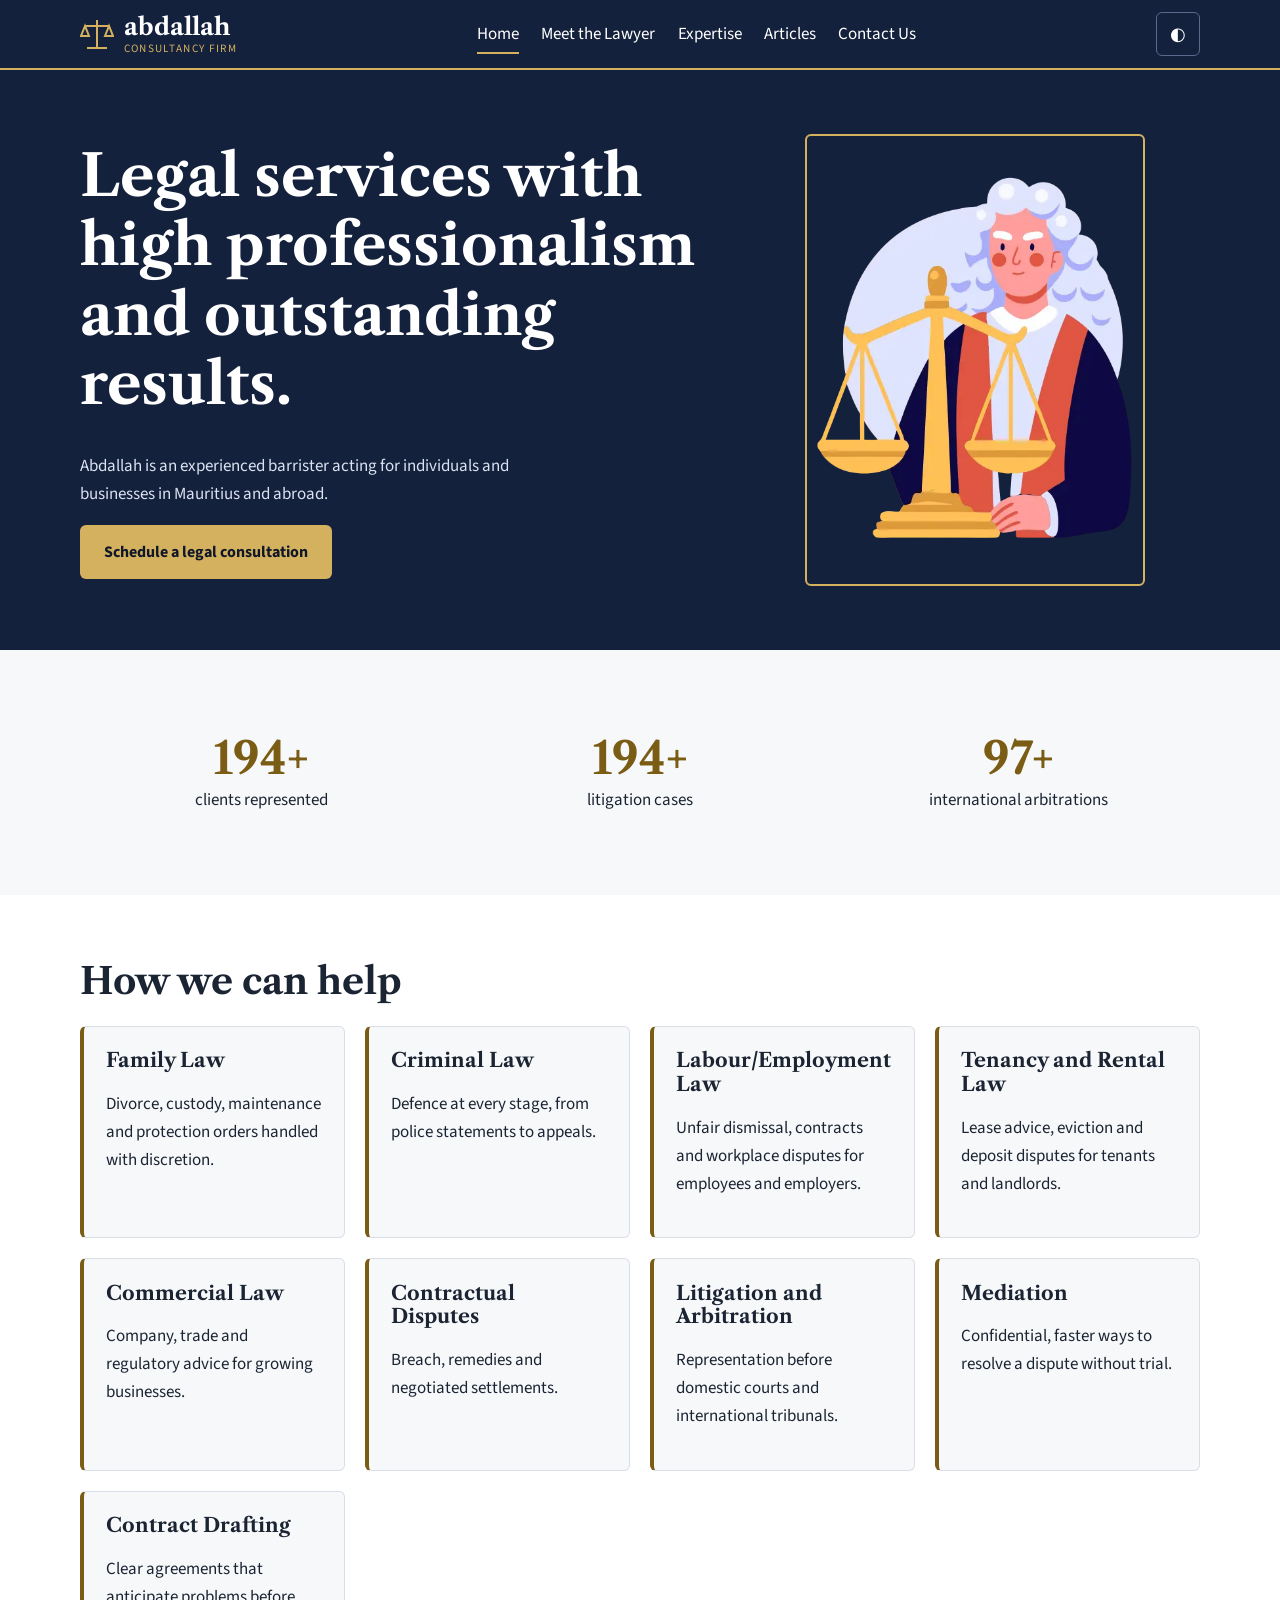
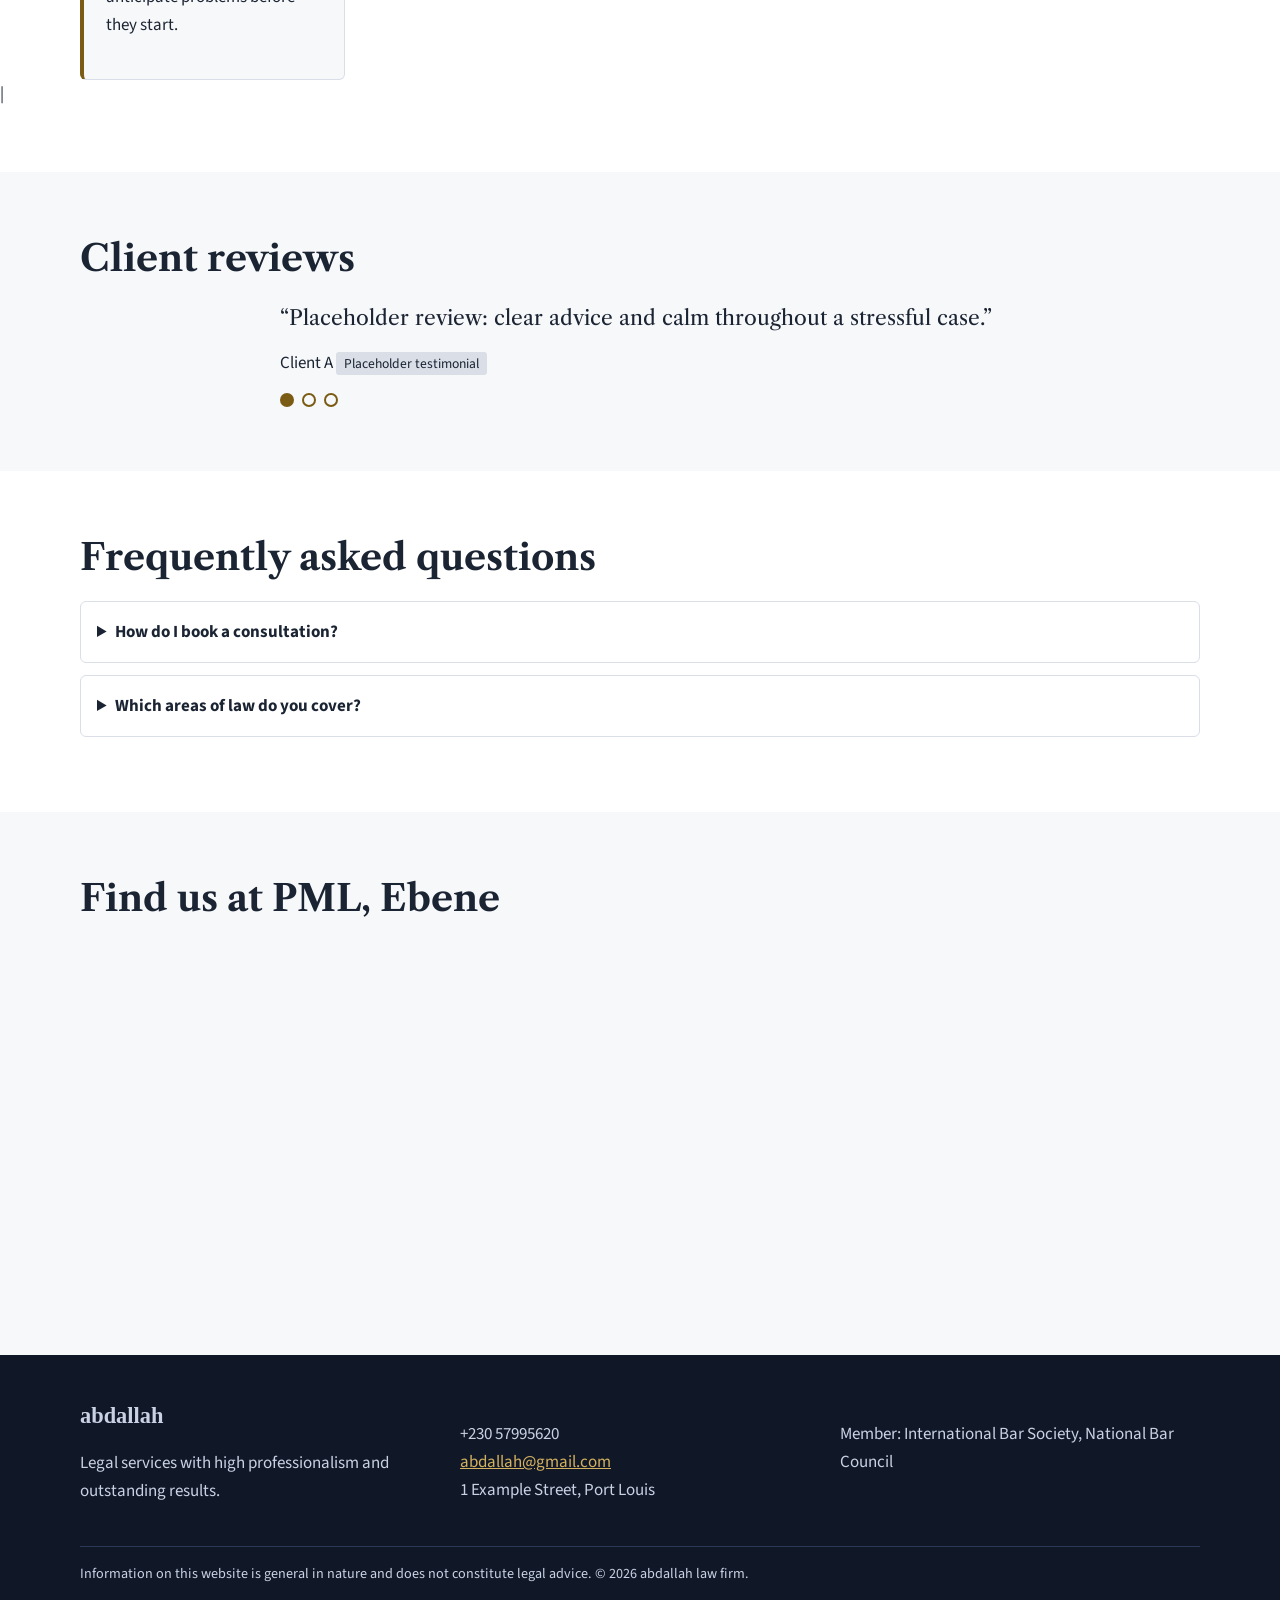
<file: index.html>
<!DOCTYPE html>
<html lang="en">
    <head>
        <meta charset="utf-8">
        <meta name="viewport" content="width=device-width,initial-scale=1">
        <title>Home | abdallah law firm</title>
        <meta name="description" content="Barrister in Port Louis: family, criminal, labour, commercial law and arbitration.">
        <link rel="preconnect" href="https://fonts.googleapis.com">
        <link rel="preconnect" href="https://fonts.gstatic.com" crossorigin>
        <link href="https://fonts.googleapis.com/css2?family=Libre+Caslon+Text:wght@400;700&family=Source+Sans+3:wght@400;600;700&display=swap" rel="stylesheet">
        <link rel="stylesheet" href="css/style.css">
        <script src="https://code.jquery.com/jquery-3.7.1.min.js"></script>
        <script defer src="js/main.js"></script>
    </head>
    <body>
        <a class="skip" href="#main">Skip to content</a>
        <div id="site-header"></div>
        <main id="main"><section class="hero">
            <div class="wrap"><div>
                <h1>Legal services with high professionalism and outstanding results.</h1>
                <p>Abdallah is an experienced barrister acting for individuals and businesses in Mauritius and abroad.</p>
                <a class="btn" href="contact.html">Schedule a legal consultation</a>
            </div>
            <img src="imgportrait.png.webp" width="340" height="425" alt="Placeholder portrait of Abdallah, barrister"></div>
        </section>
<section>
    <div class="wrap">
        <div class="stats">
            <p><b data-n="200">0</b>clients represented</p>
            <p><b data-n="200">0</b>litigation cases</p>
            <p><b data-n="100">0</b>international arbitrations</p>
        </div></div>
    </section>

<section class="alt"><div class="wrap">
    <h2>How we can help</h2>
    <div id="services" class="grid"></div></div>|
</section>

<section>
    <div class="wrap">
        <h2>Client reviews</h2><div class="slider" aria-roledescription="carousel" aria-label="Client reviews">

<figure class="slide">
    <blockquote>“Placeholder review: clear advice and calm throughout a stressful case.”</blockquote>
    <figcaption>Client A <span class="tag">Placeholder testimonial</span></figcaption>
</figure>

<figure class="slide">
    <blockquote>“Placeholder review: responsive, prepared and honest about the risks.”</blockquote>
    <figcaption>Client B <span class="tag">Placeholder testimonial</span></figcaption>
</figure>

<figure class="slide">
    <blockquote>“Placeholder review: the arbitration was handled with great skill.”</blockquote>
    <figcaption>Client C <span class="tag">Placeholder testimonial</span></figcaption>
</figure><div class="dots"></div></div></div>
</section>

<section class="alt"><div class="wrap">
    <h2>Frequently asked questions</h2>
    <details><summary>How do I book a consultation?</summary>
        <p>Use the contact form or call +230 57995620.</p>
    </details><details><summary>Which areas of law do you cover?</summary>
        <p>See the Expertise page for all nine practice areas.</p></details></div>
    </section>
<section>
    <div class="wrap">
        <h2>Find us at PML, Ebene</h2>
        <div class="map"></div></div>
    </section>
</main>
<div id="site-footer">
</div>
</body>
</html>
</file>
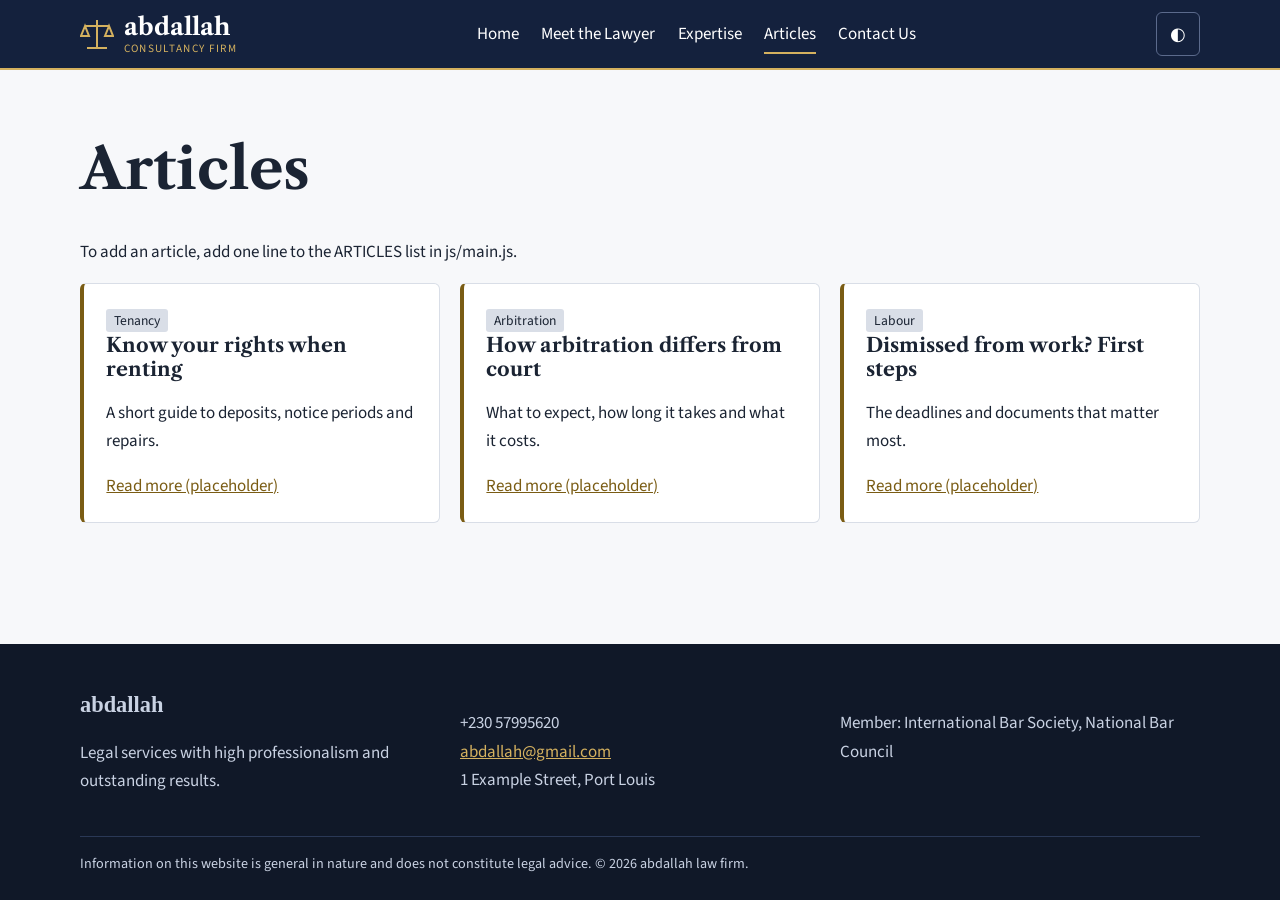
<file: articles.html>
<!DOCTYPE html>
<html lang="en">
    <head><meta charset="utf-8"><meta name="viewport" content="width=device-width,initial-scale=1">
        <title>Articles | abdallah law firm</title>
        <meta name="description" content="Legal articles and guides.">
        <link rel="preconnect" href="https://fonts.googleapis.com">
        <link rel="preconnect" href="https://fonts.gstatic.com" crossorigin>
        <link href="https://fonts.googleapis.com/css2?family=Libre+Caslon+Text:wght@400;700&family=Source+Sans+3:wght@400;600;700&display=swap" rel="stylesheet">
        <link rel="stylesheet" href="css/style.css">
        <script src="https://code.jquery.com/jquery-3.7.1.min.js"></script>
        <script defer src="js/main.js"></script>
    </head>
    <body>
        <a class="skip" href="#main">Skip to content</a>
        <div id="site-header"></div>
        <main id="main">
            <section><div class="wrap"><h1>Articles</h1>
                <p>To add an article, add one line to the ARTICLES list in js/main.js.</p>
                <div id="articles" class="grid"></div>
            </div>
            </section>
        </main>
<div id="site-footer"></div>
     </body>
</html>
</file>
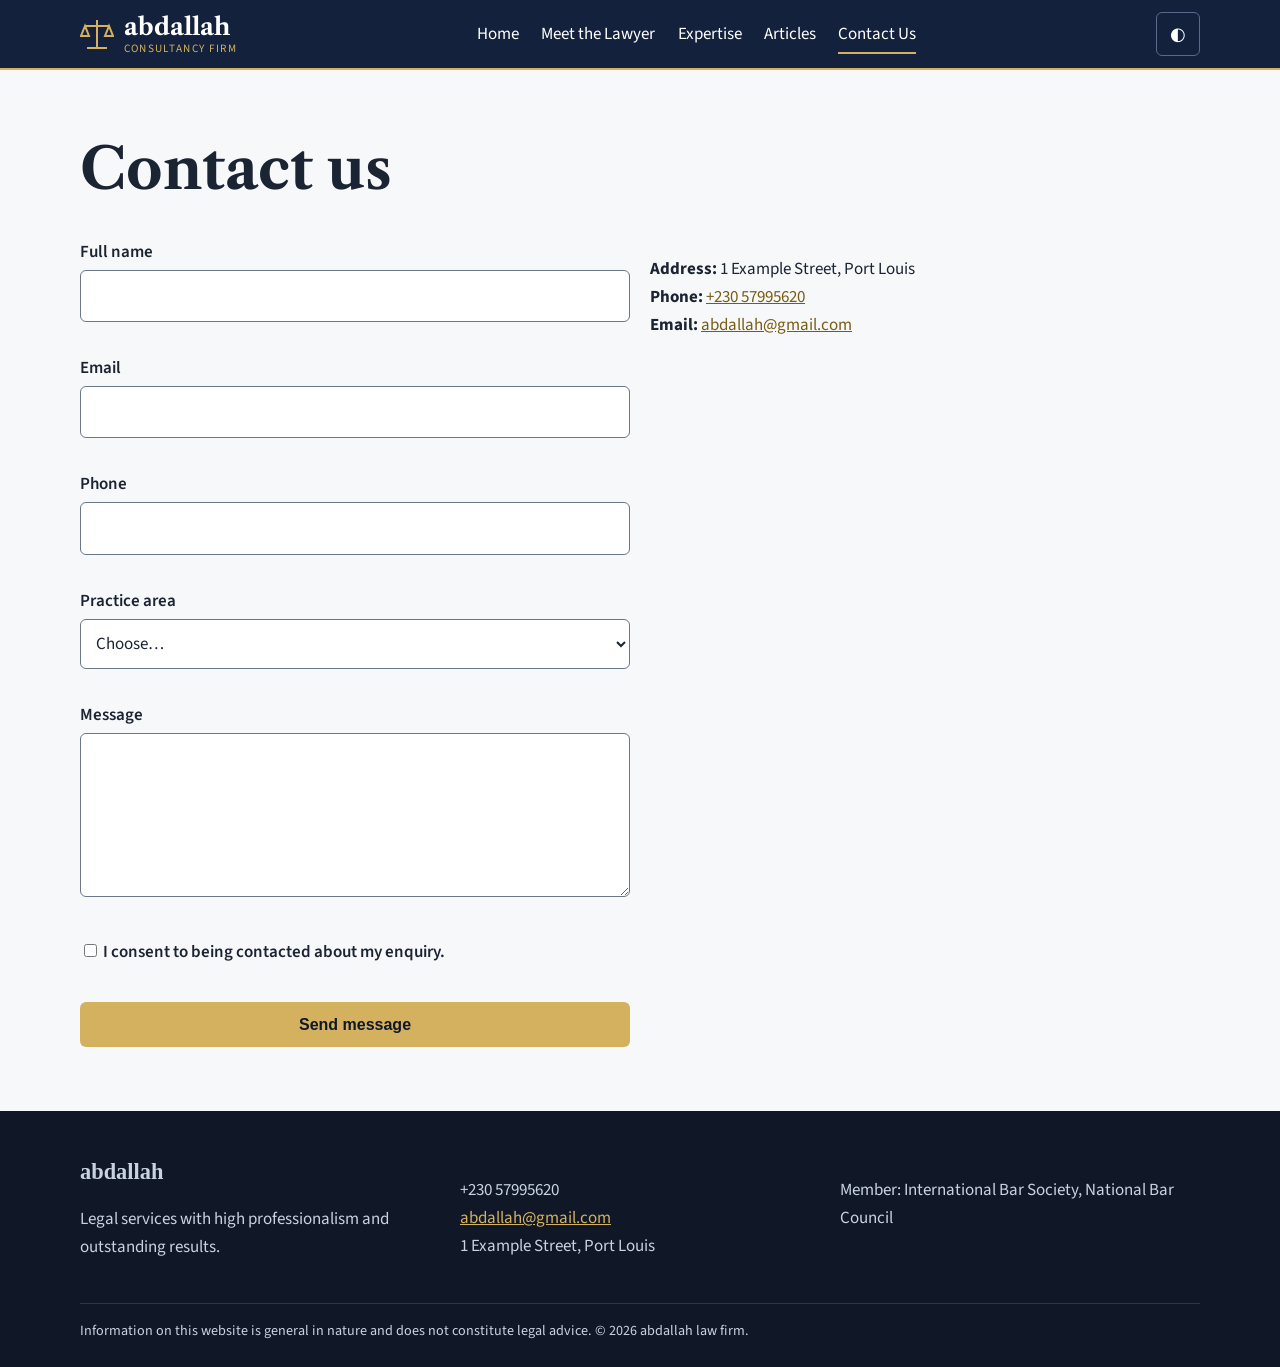
<file: contact.html>
<!DOCTYPE html>
<html lang="en">
    <head>
        <meta charset="utf-8"><meta name="viewport" content="width=device-width,initial-scale=1">
        <title>Contact Us | abdallah law firm</title>
        <meta name="description" content="Contact abdallah law firm in Port Louis.">
        <link rel="preconnect" href="https://fonts.googleapis.com"><link rel="preconnect" href="https://fonts.gstatic.com" crossorigin>
        <link href="https://fonts.googleapis.com/css2?family=Libre+Caslon+Text:wght@400;700&family=Source+Sans+3:wght@400;600;700&display=swap" rel="stylesheet">
        <link rel="stylesheet" href="css/style.css">
        <script src="https://code.jquery.com/jquery-3.7.1.min.js"></script>
        <script defer src="js/main.js"></script>
    </head>
    <body>
        <a class="skip" href="#main">Skip to content</a>
        <div id="site-header"></div><main id="main">
            <section><div class="wrap"><h1>Contact us</h1>
                <div class="grid">
                    <form id="cf" novalidate>
<div><label for="name">Full name</label>
    <input id="name" autocomplete="name">
    <div class="err" id="e-name" role="alert"></div>
</div>

<div><label for="email">Email</label>
    <input id="email" type="email" autocomplete="email">
    <div class="err" id="e-email" role="alert"></div>
</div>

<div><label for="phone">Phone</label>
    <input id="phone" type="tel" autocomplete="tel">
    <div class="err" id="e-phone" role="alert"></div>
</div>

<div><label for="area">Practice area</label>
    <select id="area"><option value="">Choose…</option>
        <option>Family Law</option>
        <option>Criminal Law</option>
        <option>Labour/Employment Law</option>
        <option>Tenancy and Rental Law</option>
        <option>Commercial Law</option>
        <option>Contractual Disputes</option>
        <option>Litigation and Arbitration</option>
        <option>Mediation</option>
        <option>Contract Drafting</option>
    </select><div class="err" id="e-area" role="alert"></div>
</div>

<div><label for="msg">Message</label>
    <textarea id="msg" rows="5"></textarea>
    <div class="err" id="e-msg" role="alert"></div>
</div>

<div><label><input type="checkbox" id="consent" style="width:auto"> I consent to being contacted about my enquiry.</label>
    <div class="err" id="e-consent" role="alert"></div>
</div>

<button class="btn" type="submit">Send message</button>
<div class="ok" id="ok" tabindex="-1" role="status">Message sent. We will reply within two working days.</div>
</form>

<div><p><b>Address:</b> 1 Example Street, Port Louis<br><b>Phone:</b> 
    <a href="tel:+23057995620">+230 57995620</a><br>
    <b>Email:</b> <a href="mailto:abdallah@gmail.com">abdallah@gmail.com</a></p>
    <div class="map"></div>
</div>
</div>
</div>
</section>
</main>
<div id="site-footer"></div>
</body>
</html>
</file>
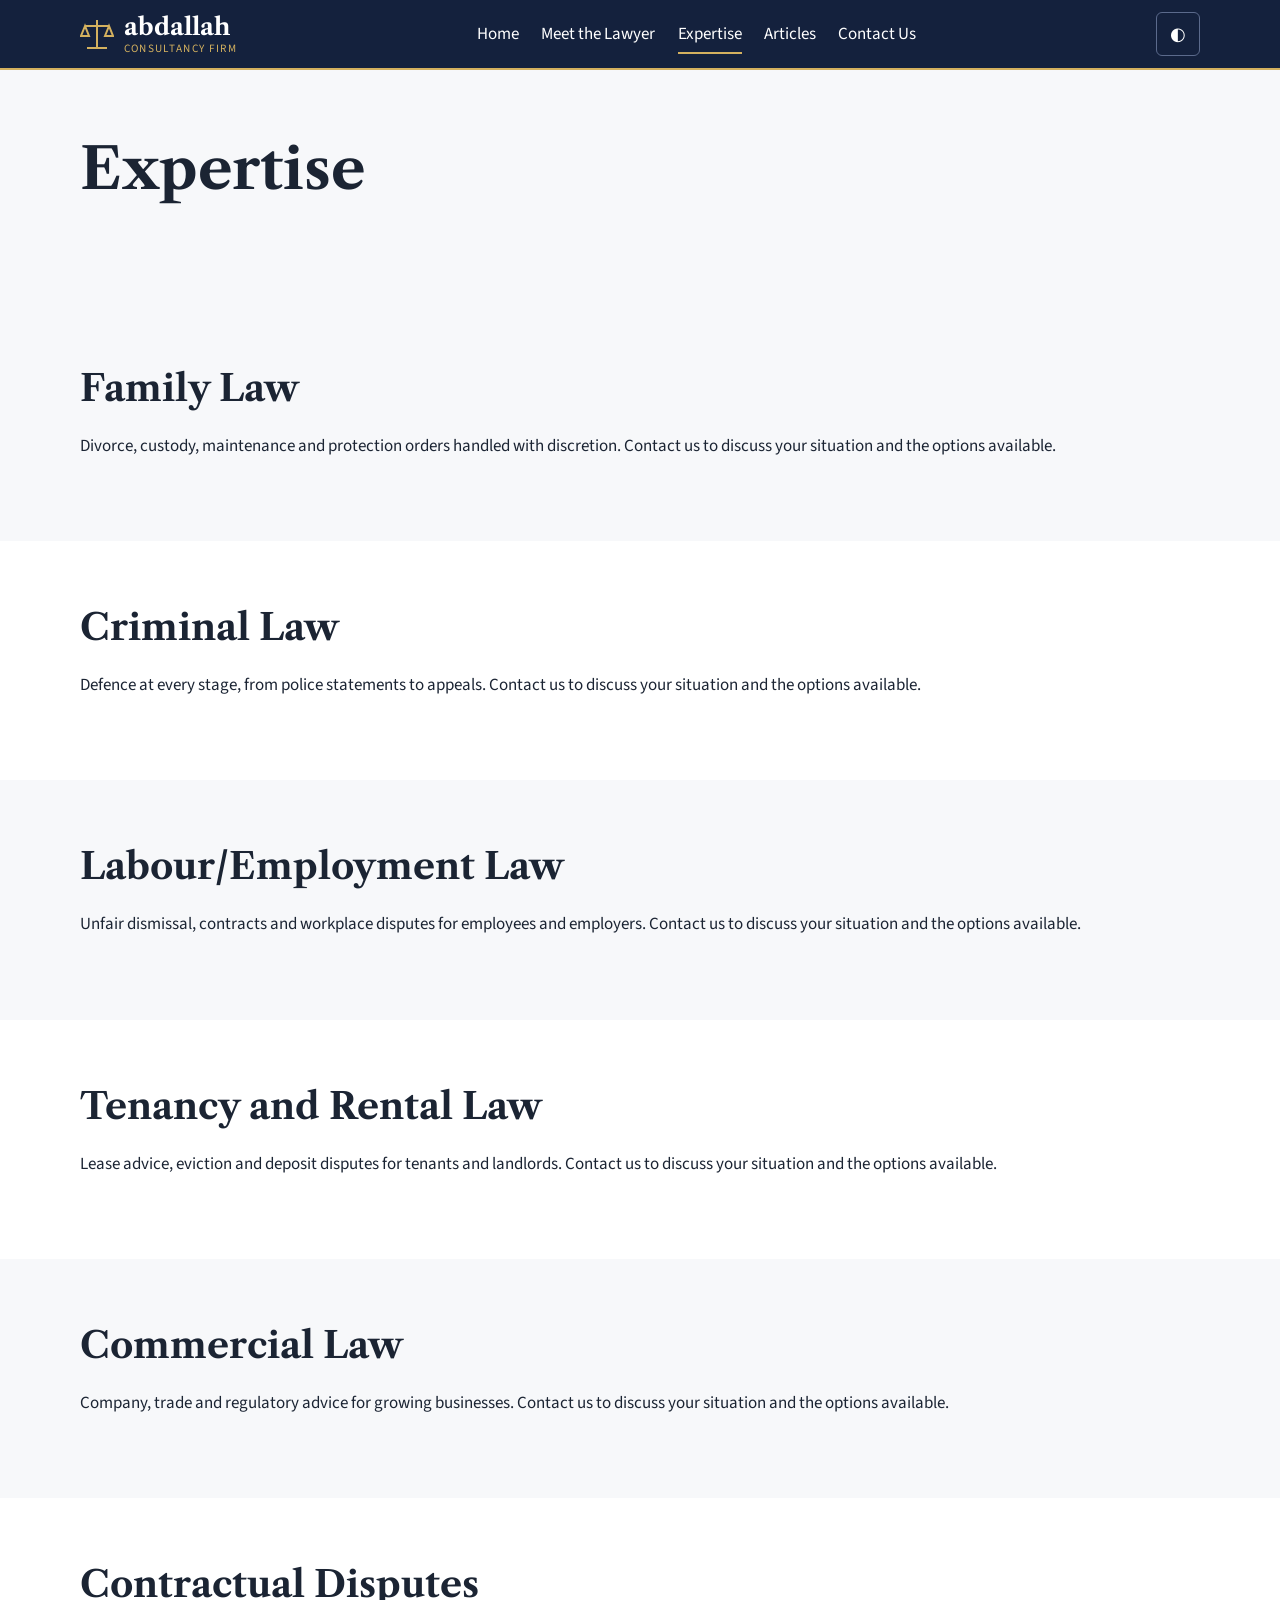
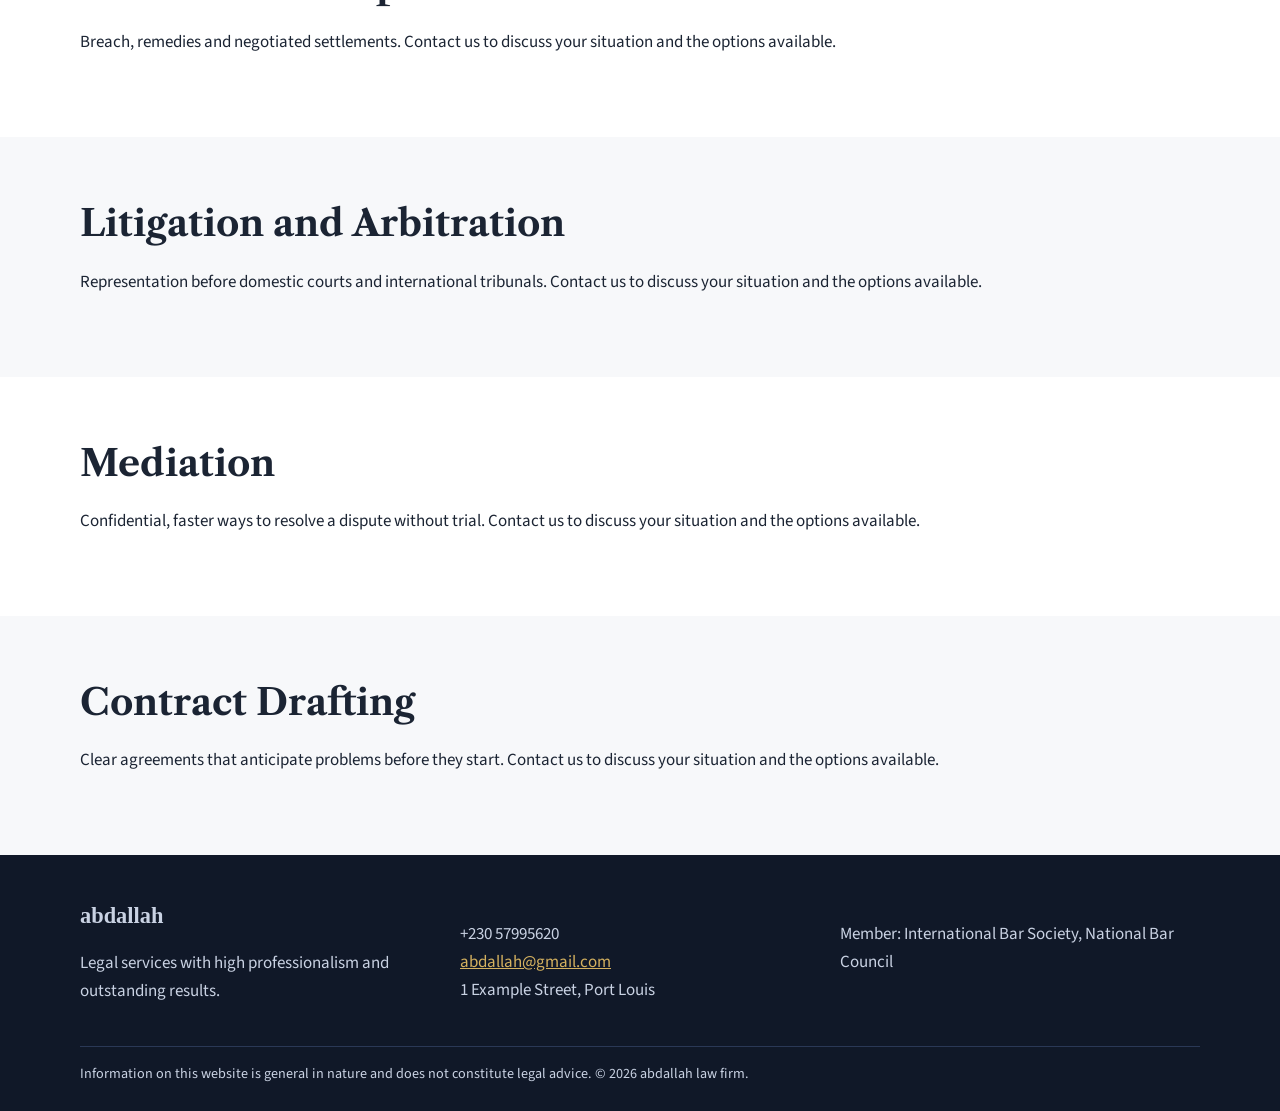
<file: expertise.html>
<!DOCTYPE html>
<html lang="en">
    <head>
        <meta charset="utf-8"><meta name="viewport" content="width=device-width,initial-scale=1">
        <title>Expertise | abdallah law firm</title>
        <meta name="description" content="Nine practice areas including family, criminal, commercial law and arbitration.">
        <link rel="preconnect" href="https://fonts.googleapis.com">
        <link rel="preconnect" href="https://fonts.gstatic.com" crossorigin>
        <link href="https://fonts.googleapis.com/css2?family=Libre+Caslon+Text:wght@400;700&family=Source+Sans+3:wght@400;600;700&display=swap" rel="stylesheet">
        <link rel="stylesheet" href="css/style.css">
        <script src="https://code.jquery.com/jquery-3.7.1.min.js"></script>
        <script defer src="js/main.js"></script>
    </head>
    <body>
        <a class="skip" href="#main">Skip to content</a>
        <div id="site-header"></div><main id="main">
            <section><div class="wrap"><h1>Expertise</h1></div>
            </section><div id="expertise">
            </div>
</main>
<div id="site-footer">
</div>
</body>
</html>
</file>
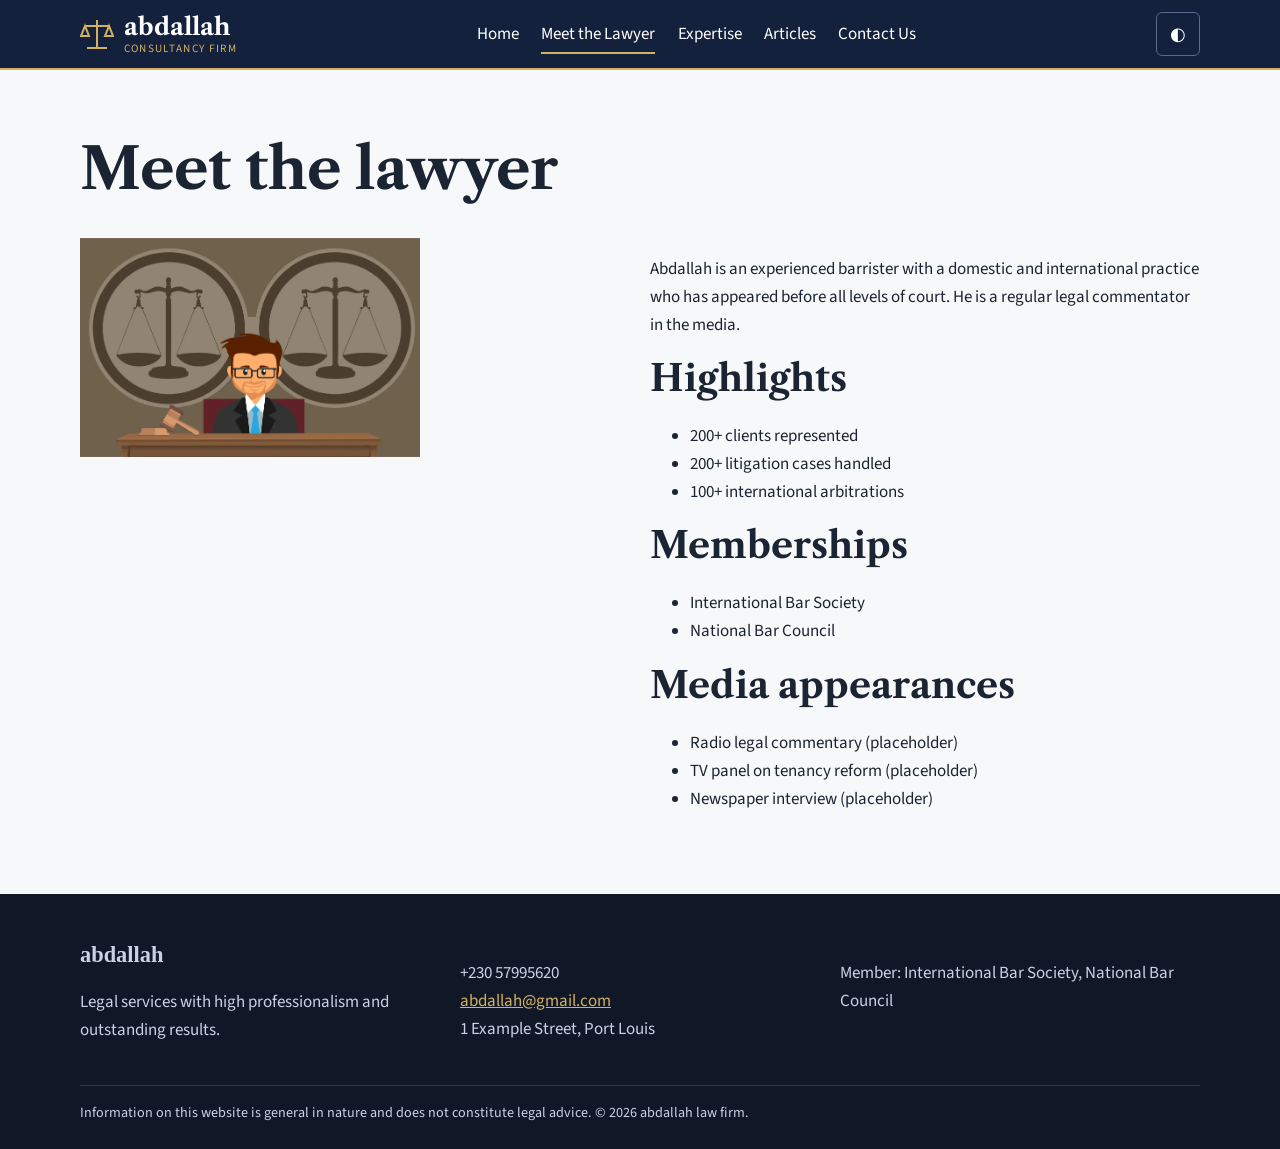
<file: lawyer.html>
<!DOCTYPE html>
<html lang="en">
    <head>
        <meta charset="utf-8">
        <meta name="viewport" content="width=device-width,initial-scale=1">
        <title>Meet the Lawyer | abdallah law firm</title>
        <meta name="description" content="Biography, highlights and memberships of Abdallah, barrister.">
        <link rel="preconnect" href="https://fonts.googleapis.com">
        <link rel="preconnect" href="https://fonts.gstatic.com" crossorigin>
        <link href="https://fonts.googleapis.com/css2?family=Libre+Caslon+Text:wght@400;700&family=Source+Sans+3:wght@400;600;700&display=swap" rel="stylesheet">
        <link rel="stylesheet" href="css/style.css">
        <script src="https://code.jquery.com/jquery-3.7.1.min.js"></script>
        <script defer src="js/main.js"></script>
    </head>
    <body>
        <a class="skip" href="#main">Skip to content</a>
        <div id="site-header"></div>
        <main id="main">
            <section>
                <div class="wrap">
                    <h1>Meet the lawyer</h1>
                    <div class="grid">
                        <img src="mohamed_hassan-judge-4199434.webp" width="340" height="425" alt="Placeholder portrait of Abdallah">
                        <div class="reveal">
                            <p>Abdallah is an experienced barrister with a domestic and international practice who has appeared before all levels of court. He is a regular legal commentator in the media.</p>
                            <h2>Highlights</h2>
                            <ul>
                                <li>200+ clients represented</li>
                                <li>200+ litigation cases handled</li>
                                <li>100+ international arbitrations</li>
                            </ul>
                            <h2>Memberships</h2>
                            <ul>
                                <li>International Bar Society</li>
                                <li>National Bar Council</li>
                            </ul>
                            <h2>Media appearances</h2>
                            <ul>
                                <li>Radio legal commentary (placeholder)</li>
                                <li>TV panel on tenancy reform (placeholder)</li>
                                <li>Newspaper interview (placeholder)</li>
                            </ul>
                        </div>
                    </div>
                </div>
            </section>
</main>
<div id="site-footer">
</div>
</body>
</html>
</file>
<file: css/style.css>
:root{
    --ink:#101828;
    --navy:#14213d;
    --paper:#f7f8fa;
    --card:#fff;
    --text:#1b2433;
    --muted:#4a5568;
    --brass:#7a5c14;
    --brass-lt:#d4b15f;
    --line:#d9dee7;
    --r:6px;
    --serif:"Libre Caslon Text",Georgia,serif;
    --sans:"Source Sans 3",system-ui,sans-serif
}
[data-theme=dark]
{--paper:#0e1522;
    --card:#16213a;
    --text:#e8ecf3;
    --muted:#b4bfd0;
    --brass:#d4b15f;
    --line:#2a3856
}
*{
    box-sizing:border-box
}
html{
    scroll-behavior:smooth
}
body{
    margin:0;
    min-height:100vh;
    display:flex;
    flex-direction:column;
    font:1.0625rem/1.65 var(--sans);
    background:var(--paper);
    color:var(--text)
}
h1,h2,h3{
    font-family:var(--serif);
    line-height:1.2;
    margin:0 0 .6em
}
h1{
    font-size:clamp(2.1rem,6vw,3.6rem)
}
h2
{
    font-size:clamp(1.6rem,4vw,2.3rem)
}
a{
    color:var(--brass)
}
img{
    max-width:100%;
    height:auto;
    display:block
}
:focus-visible{
    outline:3px solid var(--brass-lt);
    outline-offset:3px
}
.skip{
    position:absolute;
    left:-999px
}
.skip:focus{
    left:8px;
    top:8px;
    background:#fff;
    color:#000;
    padding:8px;
    z-index:99
}
.wrap{
    width:min(1120px,92%);
    margin-inline:auto
}
section{
    padding:4rem 0
}
.alt{
    background:var(--card)
}
header.site{
    position:sticky;
    top:0;
    z-index:50;
    background:var(--navy);
    color:#fff;
    border-bottom:2px solid var(--brass-lt)
}
.bar{
    display:flex;
    align-items:center;
    justify-content:space-between;
    min-height:68px;
    gap:1rem
}
.logo{
    display:flex;
    align-items:center;
    gap:.6rem;
    color:#fff;
    text-decoration:none;
    font:700 1.5rem var(--serif)
}
.logo small{
    display:block;
    font:.7rem var(--sans);
    letter-spacing:.12em;
    color:var(--brass-lt)
}
nav ul{
    list-style:none;
    display:flex;
    gap:1.4rem;
    margin:0;
    padding:0
}
nav a{
    color:#fff;
    text-decoration:none;
    padding:.4rem 0;
    border-bottom:2px solid transparent
}
nav a:hover,nav a[aria-current]{
    border-color:var(--brass-lt)
}
.tools{
    display:flex;gap:.5rem
}
.icon-btn{
    background:none;
    border:1px solid #5b6a8c;
    color:#fff;
    border-radius:var(--r);
    min-width:44px;
    min-height:44px;
    cursor:pointer;
    font-size:1.1rem
}
#menu{
    display:none
}
@media(max-width:800px){
    #menu{
        display:block
    }
    nav{
        position:absolute;
        left:0;
        right:0;
        top:68px;
        background:var(--navy);
        display:none
    }
    nav.open{
        display:block
    }
    nav ul{
        flex-direction:column;
        padding:1rem 4%}
    }
.btn{
    display:inline-block;
    background:var(--brass-lt);
    color:#101828;
    font-weight:700;
    padding:.85rem 1.5rem;
    border-radius:var(--r);
    text-decoration:none;
    border:0;
    cursor:pointer;
    font-size:1rem;
    transition:transform .2s,box-shadow .2s
}
.btn:hover{
    transform:translateY(-2px);
    box-shadow:0 8px 20px rgba(0,0,0,.25)
}
.hero{
    background:var(--navy);
    color:#fff;padding:4rem 0
}
.hero .wrap{
    display:grid;
    gap:2.5rem;
    align-items:center
}
.hero p{
    max-width:55ch;
    color:#dbe2f0
}
.hero img{
    border-radius:var(--r);
    border:2px solid var(--brass-lt);
    max-width:340px;
    margin-inline:auto
}
@media(min-width:800px){
    .hero .wrap{grid-template-columns:1.4fr 1fr}
}
.grid{
    display:grid;
    gap:1.25rem;
    grid-template-columns:repeat(auto-fit,minmax(250px,1fr))
}
.card{
    background:var(--card);
    border:1px solid var(--line);
    border-left:4px solid var(--brass);
    border-radius:var(--r);
    padding:1.4rem;
    transition:transform .25s,box-shadow .25s
}
.card:hover{
    transform:translateY(-4px);
    box-shadow:0 10px 24px rgba(0,0,0,.12)
}
.alt .card{
    background:var(--paper)
}
.stats{
    display:grid;
    grid-template-columns:repeat(auto-fit,minmax(160px,1fr));
    gap:1rem;
    text-align:center
}
.stats b{
    display:block;
    font:700 2.8rem var(--serif);
    color:var(--brass)
}
.slider{
    position:relative;
    max-width:720px;
    margin-inline:auto
}
.slide{
    display:none;
    margin:0
}
.slide.on{
    display:block
}
.slide blockquote{
    font:1.3rem/1.5 var(--serif);
    margin:0 0 1rem
}
.tag{
    font-size:.85rem;
    background:var(--line);
    color:var(--text);
    padding:.15rem .5rem;
    border-radius:3px
}
.dots{
    display:flex;
    gap:.5rem;
    margin-top:1rem
}
.dots button{
    width:14px;
    height:14px;
    border-radius:50%;
    border:2px solid var(--brass);
    background:none;
    cursor:pointer;
    padding:0
}
.dots button[aria-current=true]{
    background:var(--brass)
}
iframe{
    width:100%;
    height:340px;
    border:0;
    border-radius:var(--r)
}
details{
    border:1px solid var(--line);
    border-radius:var(--r);
    padding:1rem;
    margin-bottom:.7rem;
    background:var(--card)
}
summary{
    cursor:pointer;
    font-weight:700
}
form{
    display:grid;
    gap:1rem;
    max-width:640px
}
label{
    font-weight:600;
    display:block;
    margin-bottom:.25rem
}
input,select,textarea{
    width:100%;
    padding:.7rem;
    font:inherit;
    border:1px solid #6b7686;
    border-radius:var(--r);
    background:var(--card);
    color:var(--text)
}
.err{
    color:#b42318;
    font-size:.9rem;
    min-height:1.1em
}
[data-theme=dark] .err{
    color:#ff9d93
}
.ok{
    background:#e6f4ea;
    color:#14532d;
    padding:1rem;
    border-radius:var(--r);
    display:none
}
footer.site{
    background:var(--ink);
    color:#c9d2e3;
    padding:3rem 0 1.5rem
}
footer a{
    color:var(--brass-lt)
}
footer .grid{
    margin-bottom:1.5rem
}
footer small{
    display:block;
    border-top:1px solid #2a3856;
    padding-top:1rem
}
#top{
    position:fixed;
    right:18px;
    bottom:18px;
    display:none;
    background:var(--brass-lt);
    color:#101828;
    border:0;
    border-radius:50%;
    width:48px;
    height:48px;
    font-size:1.3rem;
    cursor:pointer
}
.reveal{
    opacity:0;
    transform:translateY(24px);
    transition:opacity .7s,transform .7s
}
.reveal.in{
    opacity:1;
    transform:none
}
@media(prefers-reduced-motion:reduce){
    *{transition:none!important;
        scroll-behavior:auto
    }
    .reveal{opacity:1;
        transform:none}
    }
    main{flex:1 0 auto}
main{flex:1 0 auto}

header.site,footer.site{
    flex-shrink:0
}
</file>
